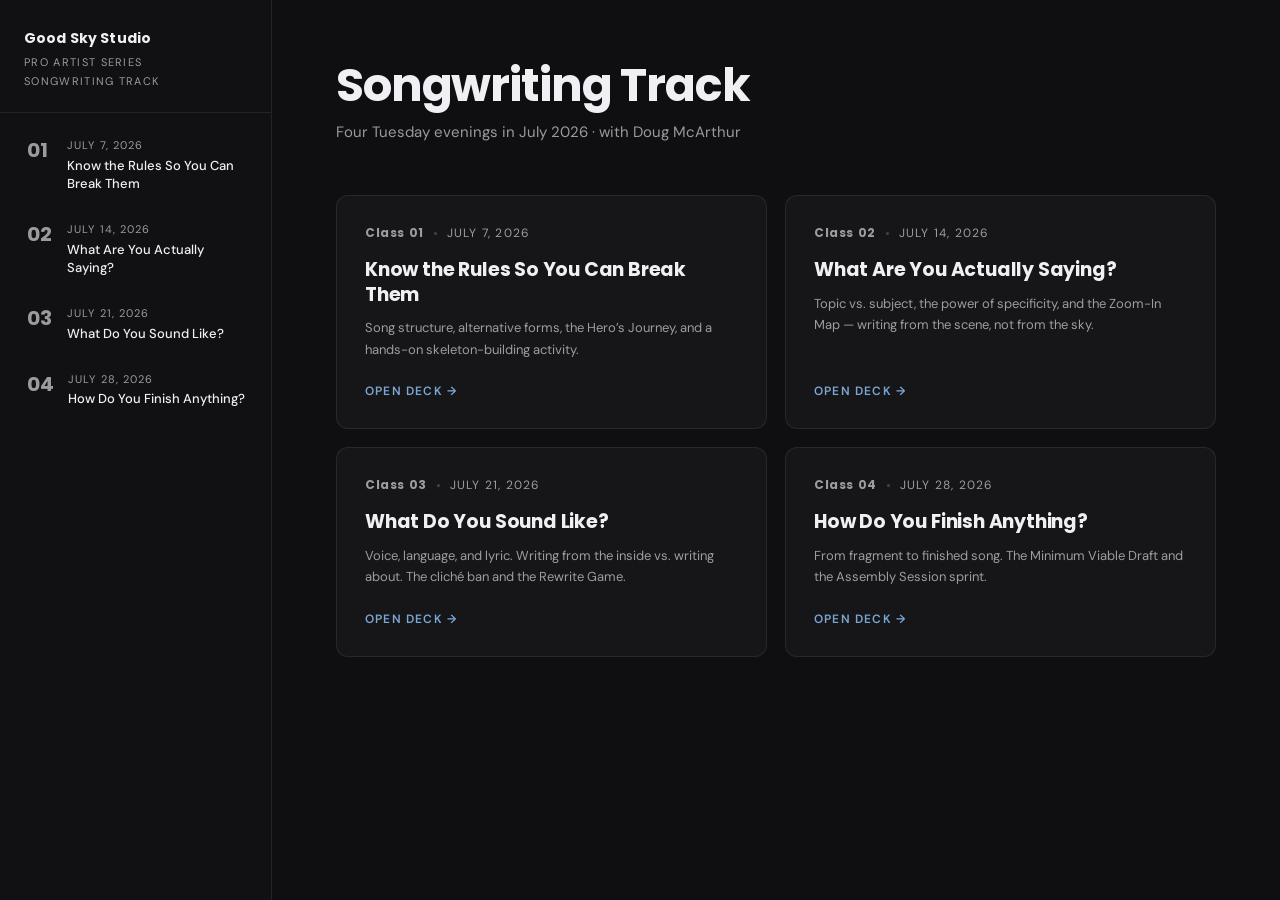
<file: index.html>
<!DOCTYPE html>
<html lang="en">
<head>
  <meta charset="UTF-8">
  <meta name="viewport" content="width=device-width, initial-scale=1.0">
  <title>Songwriting Track — Good Sky Studio</title>
  <link rel="preconnect" href="https://fonts.googleapis.com">
  <link rel="preconnect" href="https://fonts.gstatic.com" crossorigin>
  <link href="https://fonts.googleapis.com/css2?family=Poppins:wght@600;700&family=DM+Sans:opsz,wght@9..40,400;9..40,500&display=swap" rel="stylesheet">
  <style>
    *, *::before, *::after { box-sizing: border-box; margin: 0; padding: 0; }

    :root {
      --bg:       #0f0f11;
      --sidebar:  #111114;
      --border:   rgba(255, 255, 255, 0.08);
      --text:     #f0f0f4;
      --muted:    rgba(255, 255, 255, 0.58);
      --accent:   #7BA7D4;
      --sidebar-w: 272px;
    }

    html, body {
      min-height: 100%;
      font-family: 'DM Sans', system-ui, sans-serif;
      background: var(--bg);
      color: var(--text);
      line-height: 1.5;
    }

    .layout {
      display: flex;
      min-height: 100vh;
    }

    /* ── Sidebar ──────────────────────────────────────────────────────── */

    .sidebar {
      width: var(--sidebar-w);
      flex-shrink: 0;
      background: var(--sidebar);
      border-right: 1px solid var(--border);
      display: flex;
      flex-direction: column;
      position: sticky;
      top: 0;
      height: 100vh;
      overflow-y: auto;
    }

    .sidebar-header {
      padding: 28px 24px 22px;
      border-bottom: 1px solid var(--border);
    }

    .sidebar-studio {
      font-family: 'Poppins', sans-serif;
      font-weight: 700;
      font-size: 14px;
      letter-spacing: 0.01em;
    }

    .sidebar-meta {
      font-size: 11px;
      text-transform: uppercase;
      letter-spacing: 0.12em;
      color: var(--muted);
      margin-top: 4px;
      line-height: 1.7;
    }

    .sidebar-nav {
      padding: 10px 0;
    }

    .nav-item {
      display: flex;
      align-items: flex-start;
      gap: 14px;
      padding: 14px 24px;
      border-left: 3px solid transparent;
      color: var(--text);
      text-decoration: none;
      transition: background 0.12s;
    }

    a.nav-item:hover {
      background: rgba(255, 255, 255, 0.04);
    }

    .nav-num {
      font-family: 'Poppins', sans-serif;
      font-weight: 700;
      font-size: 20px;
      line-height: 1;
      color: var(--muted);
      min-width: 26px;
      padding-top: 3px;
    }

    .nav-info { flex: 1; min-width: 0; }

    .nav-date {
      font-size: 11px;
      text-transform: uppercase;
      letter-spacing: 0.1em;
      color: var(--muted);
      margin-bottom: 3px;
    }

    .nav-name {
      font-size: 13px;
      font-weight: 500;
      line-height: 1.4;
    }

    .nav-badge {
      display: inline-block;
      font-size: 10px;
      text-transform: uppercase;
      letter-spacing: 0.1em;
      color: var(--muted);
      border: 1px solid var(--border);
      border-radius: 3px;
      padding: 2px 6px;
      margin-top: 5px;
    }

    /* ── Main ─────────────────────────────────────────────────────────── */

    .hub-main {
      flex: 1;
      padding: 60px 64px 80px;
    }

    .hub-hero {
      margin-bottom: 52px;
    }

    .hub-title {
      font-family: 'Poppins', sans-serif;
      font-weight: 700;
      font-size: 46px;
      letter-spacing: -0.025em;
      line-height: 1.1;
      margin-bottom: 10px;
    }

    .hub-sub {
      font-size: 15px;
      color: var(--muted);
    }

    /* ── Class cards ──────────────────────────────────────────────────── */

    .hub-grid {
      display: grid;
      grid-template-columns: 1fr 1fr;
      gap: 18px;
    }

    .class-card {
      background: rgba(255, 255, 255, 0.03);
      border: 1px solid var(--border);
      border-radius: 12px;
      padding: 28px;
      display: flex;
      flex-direction: column;
      color: var(--text);
      text-decoration: none;
      transition: border-color 0.15s, background 0.15s;
    }

    a.class-card:hover {
      border-color: rgba(255, 255, 255, 0.18);
      background: rgba(255, 255, 255, 0.05);
    }

    .card-meta {
      display: flex;
      align-items: center;
      gap: 10px;
      margin-bottom: 16px;
    }

    .card-num {
      font-size: 12px;
      font-family: 'Poppins', sans-serif;
      font-weight: 700;
      color: var(--muted);
      letter-spacing: 0.05em;
    }

    .card-sep {
      width: 3px;
      height: 3px;
      border-radius: 50%;
      background: rgba(255, 255, 255, 0.2);
    }

    .card-date {
      font-size: 12px;
      text-transform: uppercase;
      letter-spacing: 0.1em;
      color: var(--muted);
    }

    .card-title {
      font-family: 'Poppins', sans-serif;
      font-weight: 700;
      font-size: 19px;
      line-height: 1.3;
      letter-spacing: -0.01em;
      margin-bottom: 10px;
    }

    .card-desc {
      font-size: 13px;
      color: var(--muted);
      line-height: 1.65;
      flex: 1;
    }

    .card-action {
      margin-top: 22px;
      font-size: 12px;
      text-transform: uppercase;
      letter-spacing: 0.1em;
      color: var(--accent);
      font-weight: 600;
    }

    /* ── Mobile ───────────────────────────────────────────────────────── */

    @media (max-width: 900px) {
      .hub-main { padding: 40px 32px 60px; }
      .hub-title { font-size: 36px; }
    }

    @media (max-width: 700px) {
      .layout { flex-direction: column; }
      .sidebar { width: 100%; height: auto; position: static; border-right: none; border-bottom: 1px solid var(--border); }
      .hub-main { padding: 32px 24px 60px; }
      .hub-grid { grid-template-columns: 1fr; }
    }
  </style>
</head>
<body>
  <div class="layout">

    <aside class="sidebar">
      <div class="sidebar-header">
        <div class="sidebar-studio">Good Sky Studio</div>
        <div class="sidebar-meta">
          Pro Artist Series<br>
          Songwriting Track
        </div>
      </div>
      <nav class="sidebar-nav">

        <a class="nav-item" href="/workshops/w1/">
          <span class="nav-num">01</span>
          <div class="nav-info">
            <div class="nav-date">July 7, 2026</div>
            <div class="nav-name">Know the Rules So You Can Break Them</div>
          </div>
        </a>

        <a class="nav-item" href="/workshops/w2/">
          <span class="nav-num">02</span>
          <div class="nav-info">
            <div class="nav-date">July 14, 2026</div>
            <div class="nav-name">What Are You Actually Saying?</div>
          </div>
        </a>

        <a class="nav-item" href="/workshops/w3/">
          <span class="nav-num">03</span>
          <div class="nav-info">
            <div class="nav-date">July 21, 2026</div>
            <div class="nav-name">What Do You Sound Like?</div>
          </div>
        </a>

        <a class="nav-item" href="/workshops/w4/">
          <span class="nav-num">04</span>
          <div class="nav-info">
            <div class="nav-date">July 28, 2026</div>
            <div class="nav-name">How Do You Finish Anything?</div>
          </div>
        </a>

      </nav>
    </aside>

    <main class="hub-main">
      <div class="hub-hero">
        <h1 class="hub-title">Songwriting Track</h1>
        <p class="hub-sub">Four Tuesday evenings in July 2026 &middot; with Doug McArthur</p>
      </div>

      <div class="hub-grid">

        <a class="class-card" href="/workshops/w1/">
          <div class="card-meta">
            <span class="card-num">Class 01</span>
            <span class="card-sep"></span>
            <span class="card-date">July 7, 2026</span>
          </div>
          <h2 class="card-title">Know the Rules So You Can Break Them</h2>
          <p class="card-desc">Song structure, alternative forms, the Hero&rsquo;s Journey, and a hands-on skeleton-building activity.</p>
          <div class="card-action">Open Deck &rarr;</div>
        </a>

        <a class="class-card" href="/workshops/w2/">
          <div class="card-meta">
            <span class="card-num">Class 02</span>
            <span class="card-sep"></span>
            <span class="card-date">July 14, 2026</span>
          </div>
          <h2 class="card-title">What Are You Actually Saying?</h2>
          <p class="card-desc">Topic vs. subject, the power of specificity, and the Zoom-In Map &mdash; writing from the scene, not from the sky.</p>
          <div class="card-action">Open Deck &rarr;</div>
        </a>

        <a class="class-card" href="/workshops/w3/">
          <div class="card-meta">
            <span class="card-num">Class 03</span>
            <span class="card-sep"></span>
            <span class="card-date">July 21, 2026</span>
          </div>
          <h2 class="card-title">What Do You Sound Like?</h2>
          <p class="card-desc">Voice, language, and lyric. Writing from the inside vs. writing about. The cli&shy;ch&eacute; ban and the Rewrite Game.</p>
          <div class="card-action">Open Deck &rarr;</div>
        </a>

        <a class="class-card" href="/workshops/w4/">
          <div class="card-meta">
            <span class="card-num">Class 04</span>
            <span class="card-sep"></span>
            <span class="card-date">July 28, 2026</span>
          </div>
          <h2 class="card-title">How Do You Finish Anything?</h2>
          <p class="card-desc">From fragment to finished song. The Minimum Viable Draft and the Assembly Session sprint.</p>
          <div class="card-action">Open Deck &rarr;</div>
        </a>

      </div>
    </main>

  </div>
</body>
</html>
</file>
